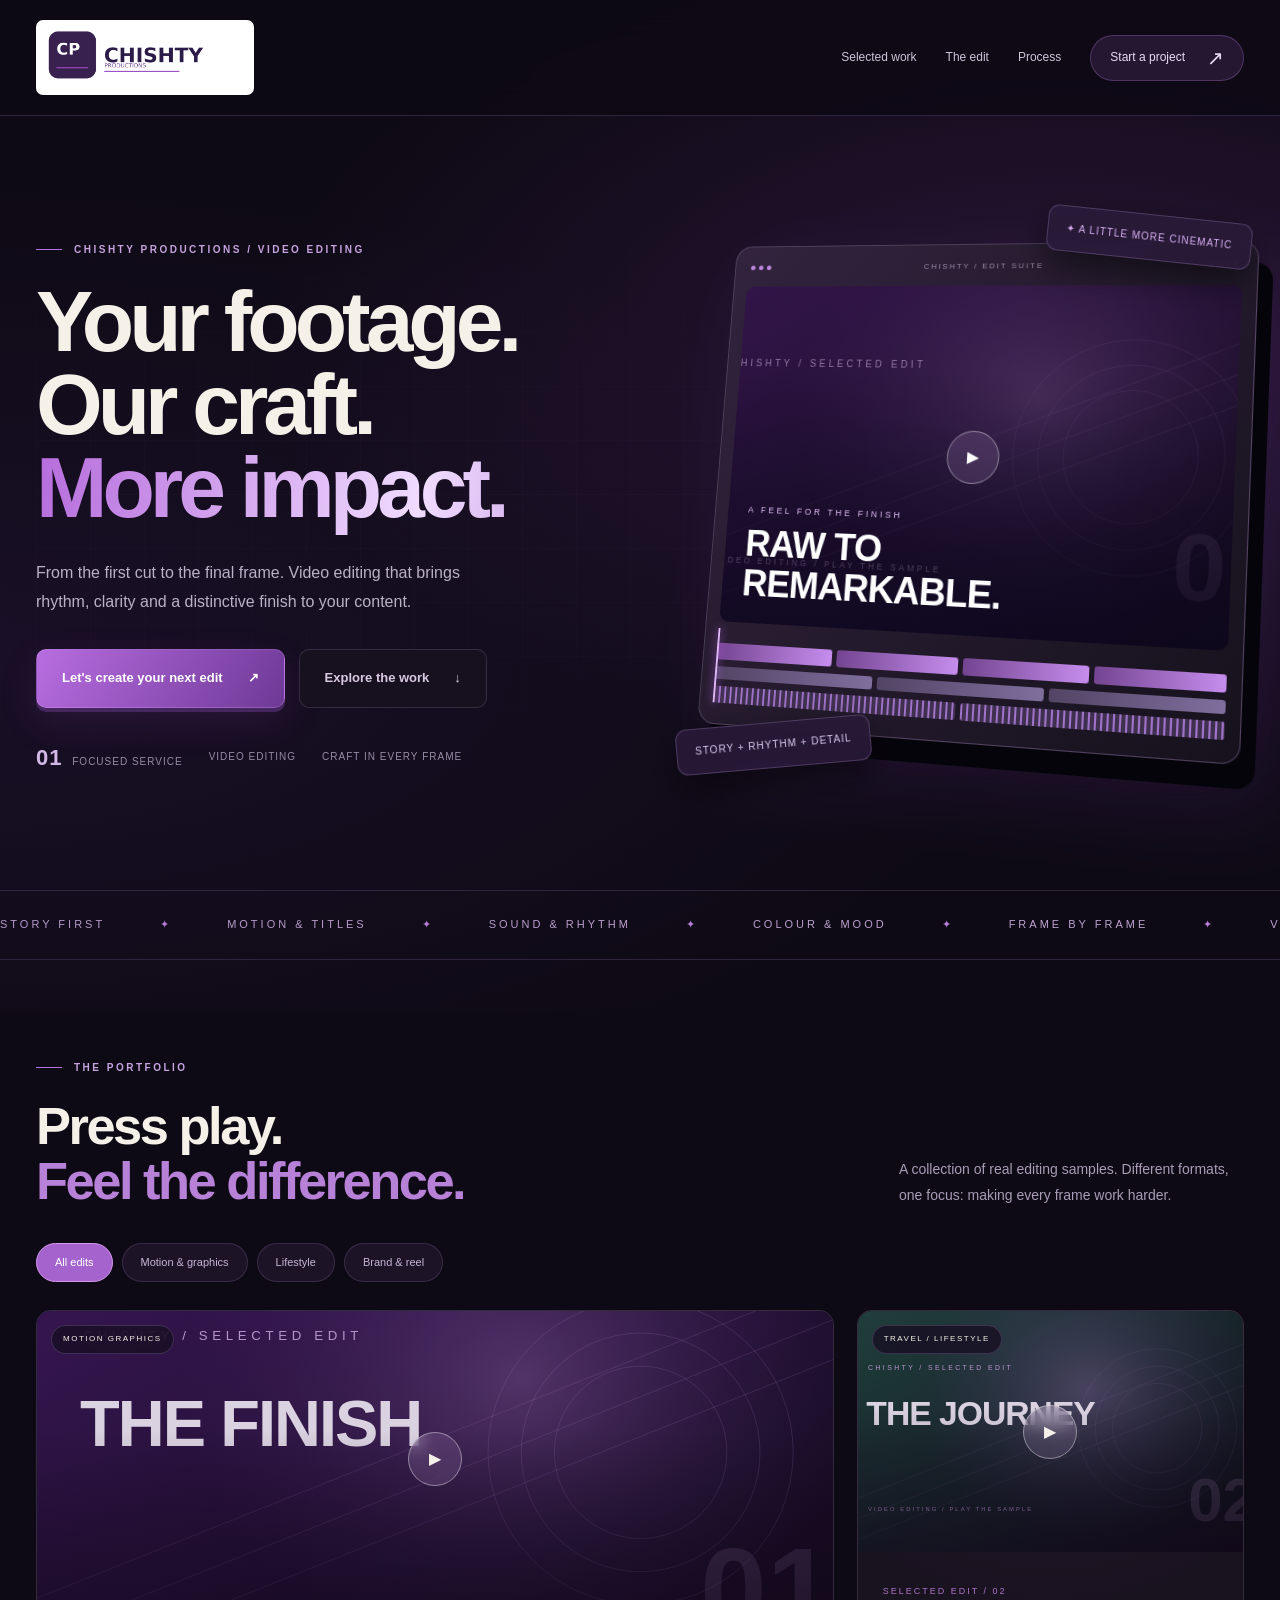
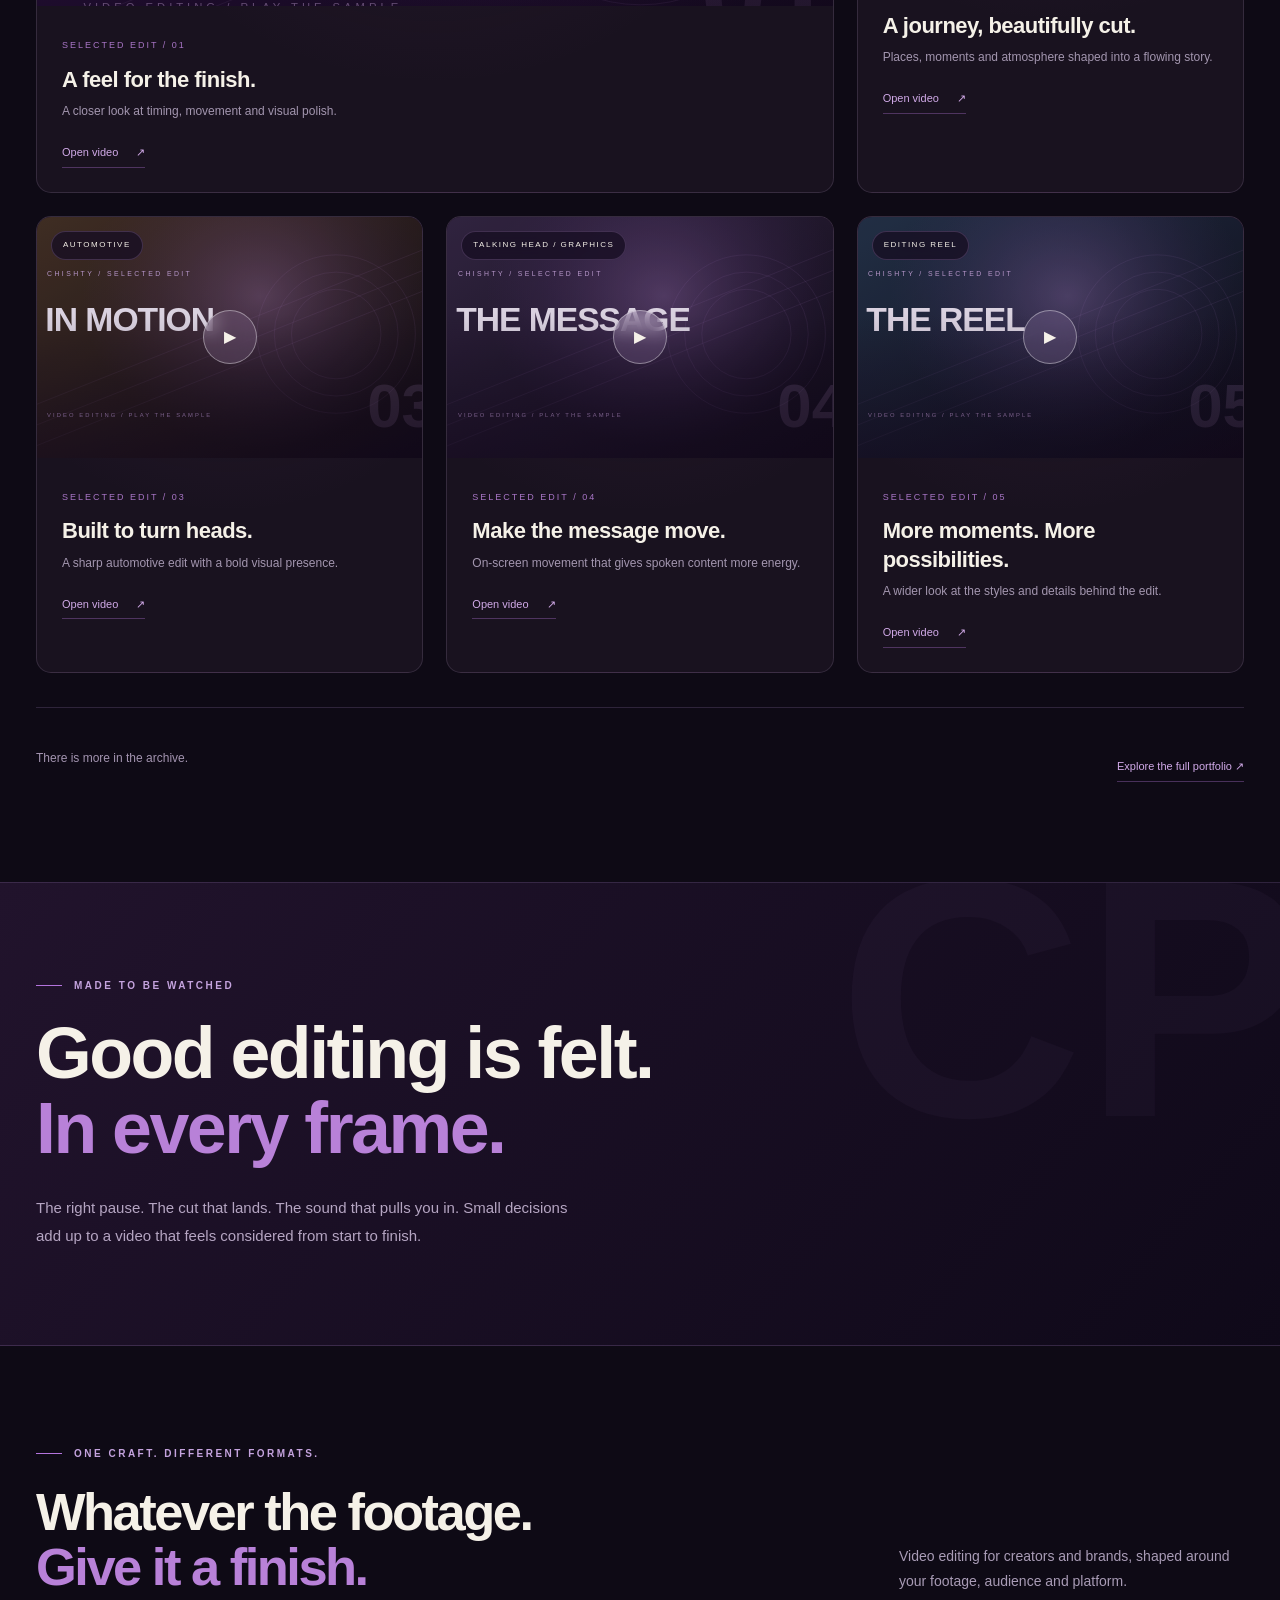
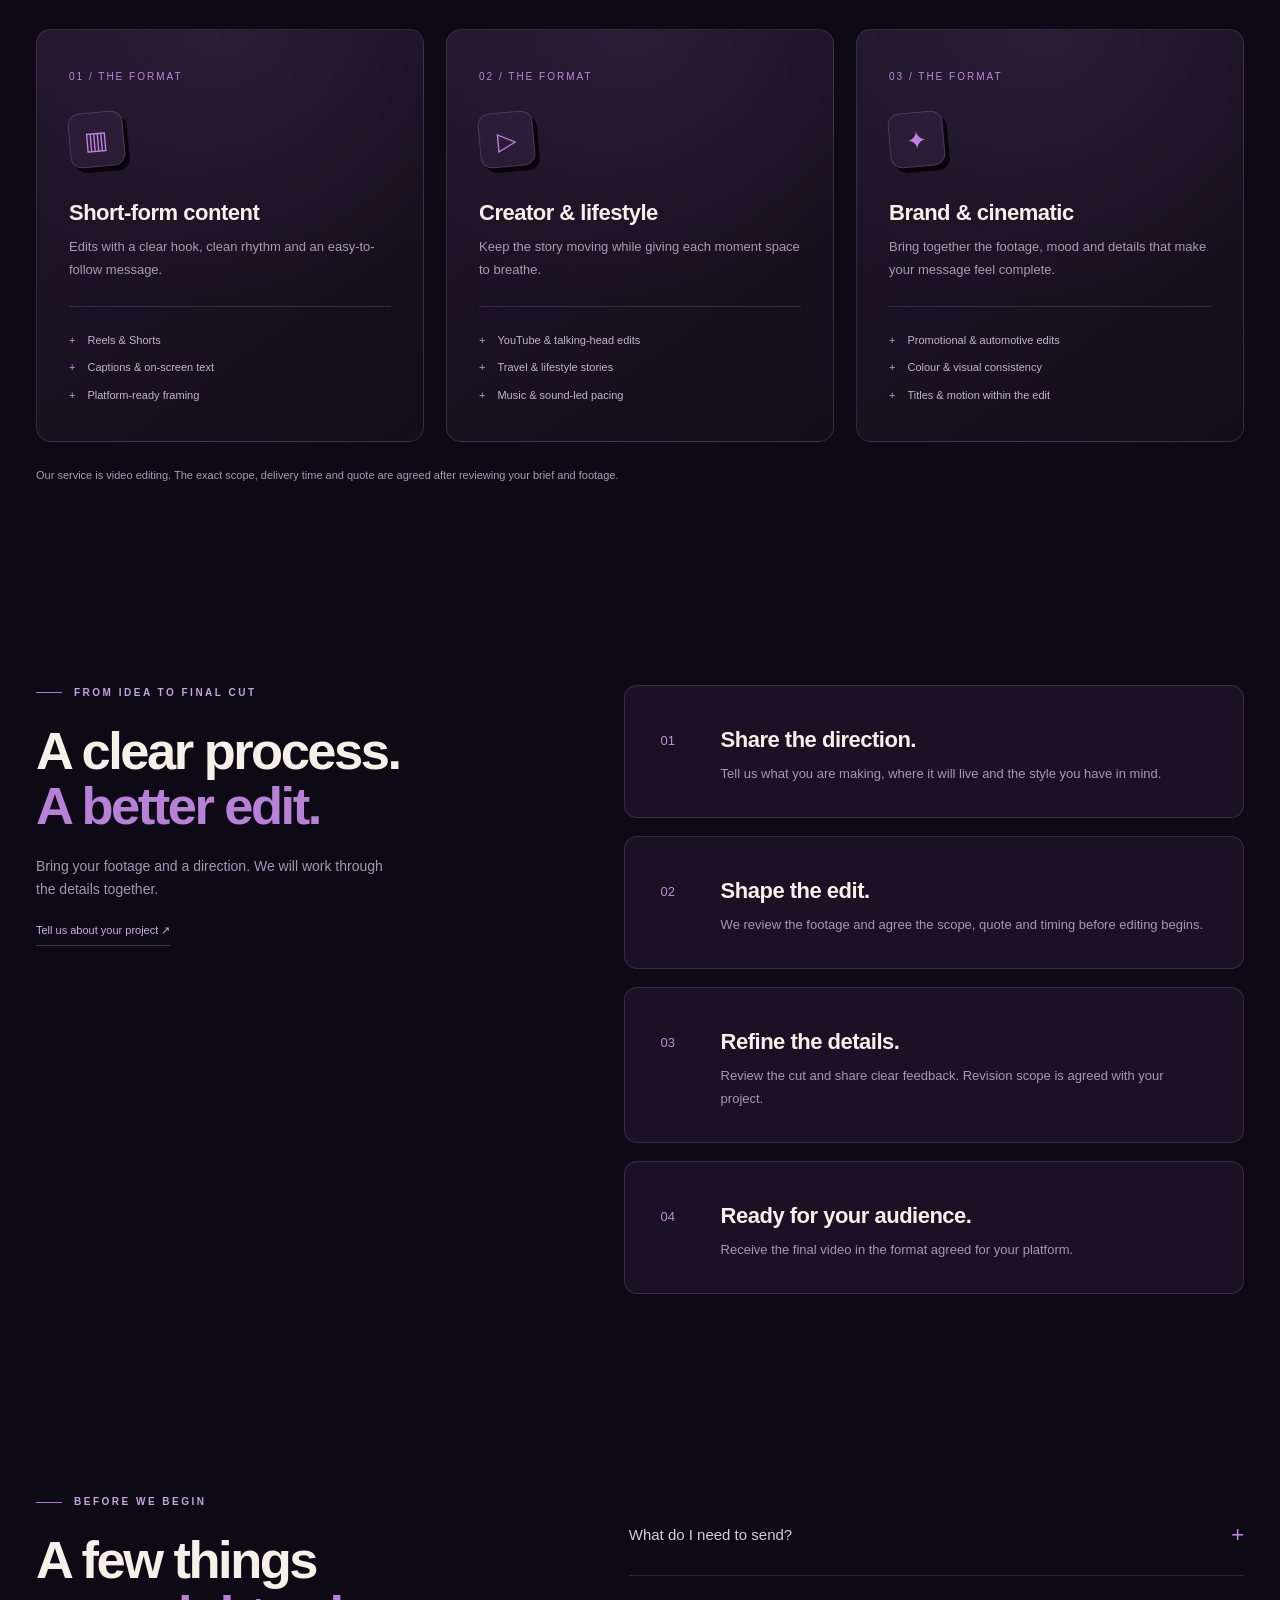
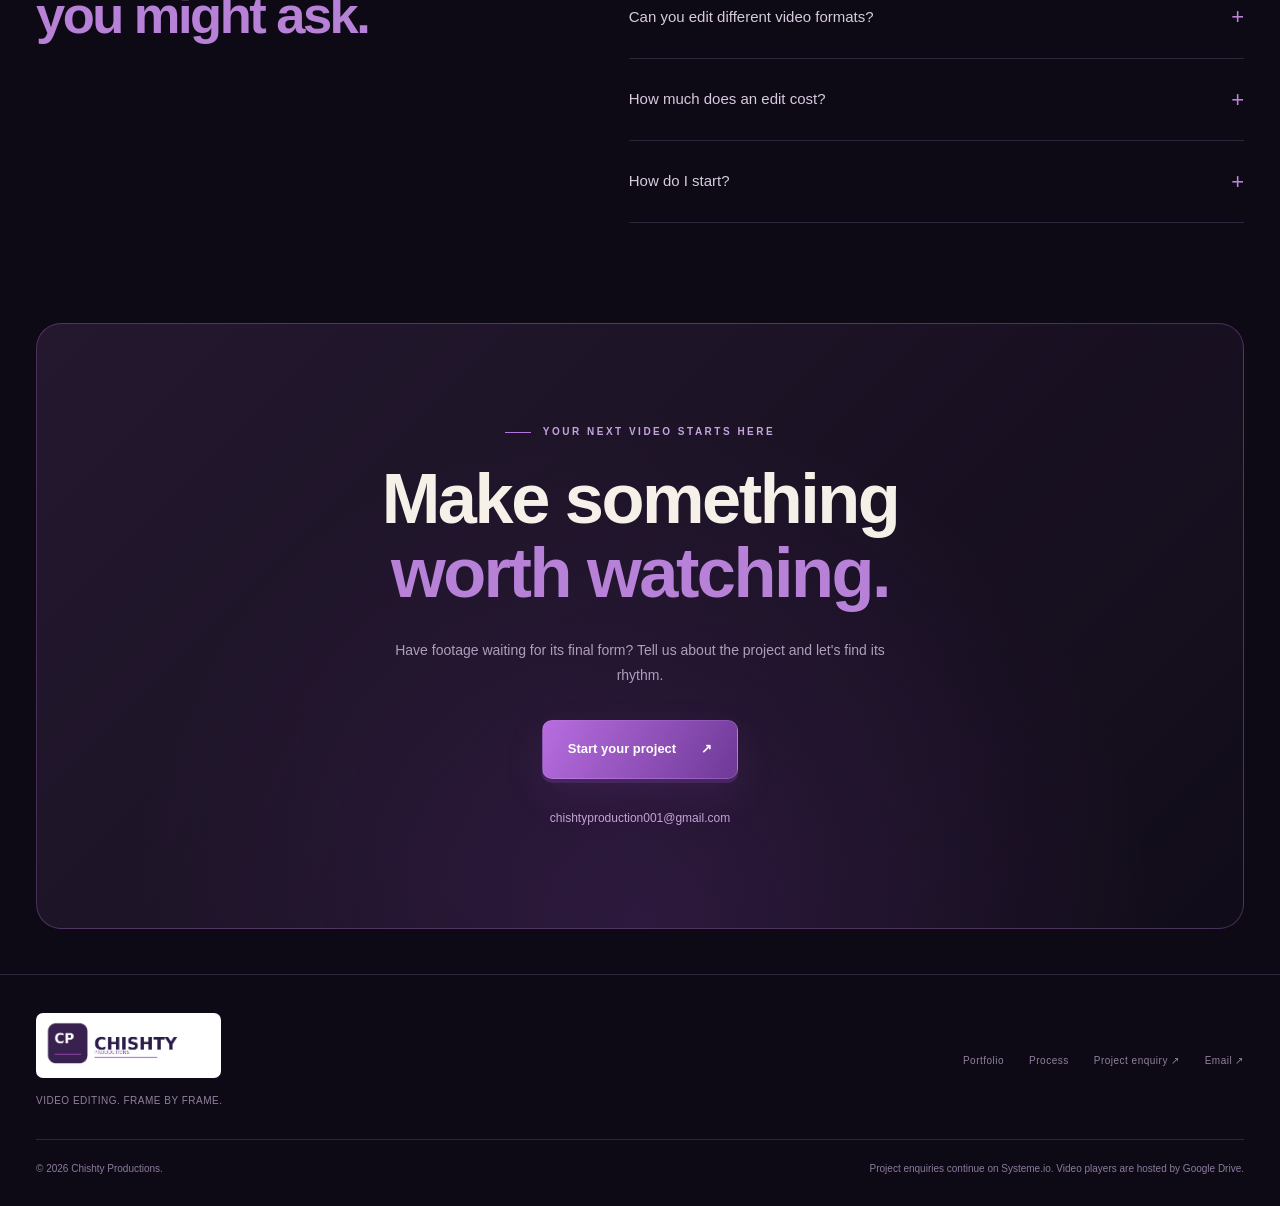
<file: index.html>
<!doctype html><html lang="en"><head><meta charset="utf-8"><meta name="viewport" content="width=device-width,initial-scale=1"><title>Chishty Productions — Video Editing</title><meta name="description" content="Video editing with rhythm, clarity and a distinctive finish."><style>html{scroll-behavior:smooth}body{margin:0}</style></head><body><style>:root{--cp-bg:#0e0a15;--cp-paper:#f5f1e8;--cp-muted:#a9a1b8;--cp-purple:#b474de;--cp-edge:#b894db30}body:has(#cp-studio){margin:0;background:var(--cp-bg)!important}body:has(#cp-studio) #wrapper{padding:0!important;display:block!important}body:has(#cp-studio) #main{width:100%!important;max-width:none!important;background:transparent!important;box-shadow:none!important;border-radius:0!important}body:has(#cp-studio) #main>.inner{padding:0!important;max-width:none!important}#cp-studio{background:var(--cp-bg);color:var(--cp-paper);font:16px/1.6 Arial,Helvetica,sans-serif;position:relative;overflow:clip;text-align:left;isolation:isolate}#cp-studio *,#cp-studio *:before,#cp-studio *:after{box-sizing:border-box}#cp-studio a{color:inherit;text-decoration:none}#cp-studio button{font:inherit;cursor:pointer}#cp-studio img{max-width:100%;display:block}#cp-studio p{margin:0}#cp-studio .shell{width:min(1320px,100% - 72px);margin:auto}#cp-studio .eyebrow{display:flex;align-items:center;gap:12px;text-transform:uppercase;font-size:10px;letter-spacing:2.5px;font-weight:700;color:#c4a3de;margin-bottom:22px}#cp-studio .eyebrow:before{content:'';width:26px;height:1px;background:var(--cp-purple)}#cp-studio .muted{color:var(--cp-muted)}#cp-studio .nav{position:sticky;top:0;z-index:30;background:#0e0a15df;backdrop-filter:blur(20px);border-bottom:1px solid var(--cp-edge)}#cp-studio .nav-inner{display:flex;align-items:center;justify-content:space-between;gap:24px;padding:20px 0}#cp-studio .logo{width:218px;flex-shrink:0;border-radius:7px;background:#fff;padding:4px 8px}#cp-studio .nav-links{display:flex;align-items:center;gap:29px;font-size:12px;color:#cdc5da}#cp-studio .nav-links a:not(.pill){position:relative}#cp-studio .nav-links a:not(.pill):after{content:'';height:1px;background:#c793ec;position:absolute;bottom:-6px;left:0;width:0;transition:width .25s}#cp-studio .nav-links a:hover:after{width:100%}#cp-studio .pill{display:inline-flex;align-items:center;gap:22px;padding:12px 19px;border:1px solid #a270c759;border-radius:99px;background:#251731;color:#eadbf5;font-size:12px}#cp-studio .pill span{font-size:20px;line-height:1}#cp-studio .hero{position:relative;min-height:740px;display:grid;grid-template-columns:1.12fr 1fr;align-items:center;gap:50px;padding:90px 0 80px;isolation:isolate}#cp-studio .aura{position:absolute;inset:-120px -230px;z-index:-1;pointer-events:none;background:radial-gradient(ellipse at var(--gx,75%) var(--gy,35%),#9d48c72e,transparent 45%),radial-gradient(ellipse at 10% 65%,#572d8728,transparent 50%);animation:cp-breathe 12s ease-in-out infinite alternate}#cp-studio .hero:before{content:'';position:absolute;inset:0;background-image:linear-gradient(#b697d907 1px,transparent 1px),linear-gradient(90deg,#b697d907 1px,transparent 1px);background-size:54px 54px;mask-image:linear-gradient(transparent,#000,transparent);pointer-events:none;z-index:-1}#cp-studio h1{font-size:clamp(56px,6.7vw,94px);line-height:.97;letter-spacing:-5px;margin:0 0 30px;font-weight:800}#cp-studio h1 em{font-style:normal;background:linear-gradient(100deg,#b56bdc,#f0dcff,#8e47bd,#b56bdc);background-size:250% auto;background-clip:text;-webkit-background-clip:text;color:transparent;animation:cp-shine 9s linear infinite}#cp-studio .hero-copy>p{max-width:480px;color:#bbb1c7;font-size:16px;line-height:1.8}#cp-studio .hero-actions{display:flex;gap:14px;align-items:center;flex-wrap:wrap;margin-top:32px}#cp-studio .button{display:inline-flex;gap:25px;align-items:center;justify-content:center;padding:18px 25px;border-radius:10px;background:linear-gradient(120deg,#b86de0,#6e3997);color:white;border:1px solid #d199ef42;box-shadow:0 4px 0 #45265f,0 15px 38px #9f4bbb23;font-size:13px;font-weight:700;position:relative;overflow:hidden;transition:transform .25s,box-shadow .25s}#cp-studio .button:before{content:'';position:absolute;inset:0;width:45%;left:-60%;background:linear-gradient(90deg,transparent,#fff3,transparent);transform:skewX(-20deg);transition:left .65s}#cp-studio .button:hover:before{left:130%}#cp-studio .button:hover{box-shadow:0 4px 0 #45265f,0 22px 40px #9f4bbb45}#cp-studio .button.secondary{background:#17111f;border:1px solid #cab0df2b;color:#d7c9e1;box-shadow:none}#cp-studio .hero-foot{display:flex;gap:26px;align-items:center;color:#988ba6;font-size:10px;letter-spacing:1px;margin-top:32px}#cp-studio .hero-foot b{font-size:22px;color:#d2b9e5;margin-right:6px}#cp-studio .screen-scene{position:relative;perspective:1300px;padding:30px 0 70px;transform:translateY(var(--scene-y,0px))}#cp-studio .screen{border:1px solid #c0a5d648;border-radius:18px;background:linear-gradient(130deg,#33233e,#16121d);padding:14px;transform:rotateY(var(--tilt-y,-13deg)) rotateX(var(--tilt-x,7deg)) rotateZ(2deg);box-shadow:14px 22px 0 #06040b,28px 35px 80px #7633a530;transition:transform .55s cubic-bezier(.2,.8,.2,1)}#cp-studio .screen-bar{font-size:8px;letter-spacing:2px;color:#9c8da9;display:flex;justify-content:space-between;align-items:center;padding:3px 3px 13px}#cp-studio .screen-bar i{display:inline-block;width:5px;height:5px;margin-right:4px;border-radius:50%;background:#ba85dc}#cp-studio .preview-button{position:relative;display:block;border:0;background:#1c1425;width:100%;border-radius:10px;overflow:hidden;padding:0;aspect-ratio:16/11;color:#fff}#cp-studio .preview-button img{width:100%;height:100%;object-fit:cover;opacity:.68;transition:transform .7s,opacity .7s}#cp-studio .preview-button:hover img{transform:scale(1.06);opacity:.9}#cp-studio .preview-button:after{content:'';position:absolute;inset:0;background:linear-gradient(transparent 25%,#0b061da6);pointer-events:none}#cp-studio .screen-title{position:absolute;left:22px;bottom:20px;text-align:left;z-index:2;font-size:clamp(26px,3vw,40px);font-weight:800;letter-spacing:-1px;line-height:1.08}#cp-studio .screen-title small{display:block;font-size:9px;font-weight:400;letter-spacing:3px;margin-bottom:8px;color:#e0c0f4}#cp-studio .play{display:grid;place-items:center;position:absolute;top:50%;left:50%;translate:-50% -50%;width:54px;height:54px;border:1px solid #ffffff65;background:#e5c0ff22;backdrop-filter:blur(9px);border-radius:50%;font-size:16px;z-index:3;transition:scale .25s}#cp-studio .preview-button:hover .play,#cp-studio .video-card:hover .play{scale:1.12}#cp-studio .timeline{position:relative;padding:15px 0 0}#cp-studio .track{display:flex;gap:5px;margin:7px 0}#cp-studio .track i{height:17px;flex:1;border-radius:3px;background:linear-gradient(90deg,#734490,#c68ded)}#cp-studio .track:nth-child(2) i{height:13px;background:linear-gradient(90deg,#514464,#7e6f9e)}#cp-studio .track:nth-child(3) i{height:17px;background:repeating-linear-gradient(90deg,#9f73c8 0 2px,#403050 2px 6px)}#cp-studio .timeline:after{content:'';position:absolute;width:2px;top:7px;bottom:0;background:#e0baf7;box-shadow:0 0 10px #bd69eb;animation:cp-scrub 8s ease-in-out infinite}#cp-studio .floating{position:absolute;z-index:3;border:1px solid #bb99d943;border-radius:11px;background:#291a38df;backdrop-filter:blur(12px);box-shadow:0 14px 35px #0008;font-size:10px;padding:14px 18px;letter-spacing:1px;animation:cp-float 6s infinite ease-in-out}#cp-studio .floating.top{right:-8px;top:8px;transform:rotate(6deg);color:#d8b1f1}#cp-studio .floating.bottom{left:-22px;bottom:42px;transform:rotate(-5deg);animation-delay:-3s;color:#dbc9ee}#cp-studio .ticker{overflow:hidden;border-block:1px solid var(--cp-edge);padding:25px 0}#cp-studio .ticker-track{display:flex;width:max-content;gap:55px;animation:cp-marquee 28s linear infinite;font-size:11px;letter-spacing:3px;color:#bca2cd}#cp-studio .ticker-track span{white-space:nowrap}#cp-studio .ticker-track span:after{content:'✦';color:#ba7fd9;margin-left:55px}#cp-studio section{padding:100px 0;scroll-margin-top:110px}#cp-studio h2{font-size:clamp(36px,4.1vw,59px);font-weight:700;line-height:1.05;letter-spacing:-2.5px;margin:0}#cp-studio h2 em{font-style:normal;color:#b881d8}#cp-studio .section-heading{display:flex;justify-content:space-between;align-items:end;gap:35px;margin-bottom:35px}#cp-studio .section-heading p{max-width:345px;font-size:14px;line-height:1.8;color:#a99cb6}#cp-studio .filters{display:flex;gap:9px;flex-wrap:wrap;margin:26px 0 28px}#cp-studio .filters button{border:1px solid #c099da2b;background:#1c1326;color:#c8b6d7;border-radius:99px;padding:10px 18px;font-size:11px}#cp-studio .filters button[aria-pressed=true]{background:#a564cd;color:#fff;border-color:#d696ee}#cp-studio .video-grid{display:grid;grid-template-columns:repeat(3,minmax(0,1fr));gap:23px}#cp-studio .video-card{position:relative;border:1px solid #c8abdb29;border-radius:15px;overflow:hidden;background:radial-gradient(circle at var(--cx,50%) var(--cy,0%),#92439b20,transparent 60%),#19121f;transition:transform .3s,border-color .3s,box-shadow .3s}#cp-studio .video-card:hover{transform:translateY(-5px);border-color:#b67bdd90;box-shadow:0 20px 45px #843b931e}#cp-studio .video-card[hidden]{display:none!important}#cp-studio .video-card.large{grid-column:span 2}#cp-studio .video-card button{position:relative;border:0;padding:0;width:100%;background:#201629;color:inherit;display:block;aspect-ratio:16/10;overflow:hidden}#cp-studio .video-card.large button{aspect-ratio:2.7/1}#cp-studio .video-card img{width:100%;height:100%;object-fit:cover;transition:transform .65s;opacity:.86}#cp-studio .video-card:hover img{transform:scale(1.04)}#cp-studio .video-card button:after{content:'';position:absolute;inset:0;background:linear-gradient(transparent 40%,#13071c80);pointer-events:none}#cp-studio .category{position:absolute;z-index:4;top:14px;left:14px;background:#170e23c9;backdrop-filter:blur(12px);border:1px solid #b48fcc3d;border-radius:30px;font-size:8px;letter-spacing:1.5px;text-transform:uppercase;padding:7px 11px}#cp-studio .card-text{padding:24px 25px}#cp-studio .card-text small{font-size:9px;letter-spacing:2px;color:#a875c6}#cp-studio h3{font-size:22px;letter-spacing:-.5px;margin:10px 0 7px;line-height:1.3}#cp-studio .card-text p{font-size:12px;color:#a396af;line-height:1.75;max-width:490px}#cp-studio .text-link{display:inline-flex;gap:18px;align-items:center;color:#d1aae8;font-size:11px;border-bottom:1px solid #9865bb6b;padding-bottom:5px;margin-top:22px}#cp-studio .work-note{display:flex;align-items:center;justify-content:space-between;gap:25px;flex-wrap:wrap;border-top:1px solid var(--cp-edge);padding-top:28px;margin-top:34px;font-size:12px;color:#a394b0}#cp-studio .manifesto{padding:95px 0;background:linear-gradient(130deg,#21132c,#0f0919);border-block:1px solid var(--cp-edge);position:relative;overflow:hidden}#cp-studio .manifesto .shell{position:relative;z-index:2}#cp-studio .manifesto:after{content:'CP';position:absolute;right:-30px;top:-55px;font-size:340px;font-weight:900;color:#bb81d709;line-height:1;pointer-events:none}#cp-studio .manifesto h2{font-size:clamp(44px,5.6vw,80px);max-width:900px;margin:0 0 28px}#cp-studio .manifesto p{max-width:550px;color:#b5a5c2;font-size:15px;line-height:1.85}#cp-studio .formats{display:grid;grid-template-columns:repeat(3,minmax(0,1fr));gap:22px}#cp-studio .format{border:1px solid var(--cp-edge);padding:32px;border-radius:15px;background:radial-gradient(circle at var(--cx,50%) var(--cy,0%),#81579620,transparent 60%),linear-gradient(145deg,#20172b,#120d19);position:relative;transition:transform .35s,border-color .35s}#cp-studio .format:hover{transform:perspective(800px) rotateX(3deg) translateY(-5px);border-color:#b577d487}#cp-studio .format .index{font-size:10px;letter-spacing:2px;color:#bc88d9}#cp-studio .format .icon{margin:25px 0 32px;display:grid;place-content:center;width:55px;height:55px;border:1px solid #c3a0df38;background:#9a56b514;border-radius:12px;color:#bf82e2;font-size:25px;box-shadow:4px 5px 0 #07040b;transform:rotate(-5deg)}#cp-studio .format p{font-size:13px;color:#a89ab5;line-height:1.8}#cp-studio .format ul{padding:20px 0 0;margin:0;list-style:none;color:#c3b4d0;font-size:11px;line-height:2.5;border-top:1px solid var(--cp-edge);margin-top:24px}#cp-studio .format li:before{content:'+';margin-right:12px;color:#c794e5}#cp-studio .scope-note{font-size:11px;color:#a99ab7;margin-top:25px}#cp-studio .workflow{display:grid;grid-template-columns:.9fr 1.1fr;gap:80px}#cp-studio .workflow-intro{position:sticky;top:150px;align-self:start}#cp-studio .workflow-intro p{font-size:14px;color:#a695b3;margin-top:22px;max-width:360px}#cp-studio .steps{display:grid;gap:18px}#cp-studio .step{border:1px solid var(--cp-edge);padding:32px 36px;background:#1a1224;border-radius:13px;display:grid;grid-template-columns:40px 1fr;gap:20px}#cp-studio .step>span{font-size:13px;color:#bc8cdc;padding-top:13px}#cp-studio .step h3{margin-top:8px}#cp-studio .step p{font-size:13px;color:#a796b5;line-height:1.8}#cp-studio .ref-section{background:#15101d;border-block:1px solid var(--cp-edge)}#cp-studio .reference-grid{display:grid;grid-template-columns:1fr 1fr;gap:24px}#cp-studio .reference .card-text p{font-size:12px}#cp-studio .ref-disclaimer{font-size:12px;color:#bdaccb;max-width:800px;line-height:1.8;margin-top:27px}#cp-studio .faq-grid{display:grid;grid-template-columns:1fr 1.2fr;gap:80px}#cp-studio details{border-bottom:1px solid var(--cp-edge);padding:23px 0}#cp-studio summary{display:flex;justify-content:space-between;align-items:center;gap:20px;cursor:pointer;font-size:15px;list-style:none;color:#d7cadf}#cp-studio summary::-webkit-details-marker{display:none}#cp-studio summary:after{content:'+';color:#c083dc;font-size:22px;transition:transform .2s}#cp-studio details[open] summary:after{transform:rotate(45deg)}#cp-studio details p{font-size:13px;color:#a899b7;line-height:1.85;padding-top:15px}#cp-studio .contact{position:relative;text-align:center;padding:100px 30px;margin-bottom:45px;border:1px solid #b979d650;border-radius:25px;background:radial-gradient(ellipse at 50% 100%,#7c38a538,transparent 60%),linear-gradient(135deg,#24182f,#110c19);overflow:hidden}#cp-studio .contact .eyebrow{justify-content:center}#cp-studio .contact h2{font-size:clamp(44px,5.5vw,78px);margin-bottom:28px}#cp-studio .contact p{font-size:14px;color:#ae9ebb;max-width:500px;margin:0 auto 32px;line-height:1.8}#cp-studio .contact .email-link{display:block;font-size:12px;color:#c6a4d9;margin-top:30px;overflow-wrap:anywhere}#cp-studio footer{padding:38px 0 28px;border-top:1px solid var(--cp-edge)}#cp-studio .footer-row{display:flex;justify-content:space-between;gap:35px;align-items:center;font-size:10px;letter-spacing:.5px;color:#91819f}#cp-studio .footer-row .logo{width:185px;margin-bottom:15px}#cp-studio .footer-links{display:flex;gap:25px;flex-wrap:wrap}#cp-studio .footer-small{font-size:10px;color:#8d7b9d;line-height:1.8;margin-top:30px;border-top:1px solid var(--cp-edge);padding-top:20px;display:flex;justify-content:space-between;gap:25px}#cp-studio .scroll-progress{position:fixed;z-index:100;left:0;top:0;width:100%;height:3px;background:linear-gradient(90deg,#673582,#d996ed);transform:scaleX(0);transform-origin:left;pointer-events:none}#cp-studio .top-button{position:fixed;right:25px;bottom:25px;z-index:45;width:42px;height:42px;border-radius:50%;background:#281632e8;color:#d8b4ec;border:1px solid #c793e158;display:grid;place-content:center;opacity:0;visibility:hidden;transition:opacity .25s}#cp-studio .top-button.visible{opacity:1;visibility:visible}#cp-studio .reveal{transition:opacity .75s,translate .75s;opacity:0;translate:0 25px}#cp-studio .reveal.visible{opacity:1;translate:0 0}#cp-studio .hero-copy>*{animation:cp-enter .85s both}#cp-studio .hero-copy h1{animation-delay:.12s}#cp-studio .hero-copy>p{animation-delay:.2s}#cp-studio .hero-actions{animation-delay:.3s}#cp-studio :focus-visible{outline:2px solid #e5b7fd;outline-offset:5px}#cp-player{color:#fff;border:1px solid #b388da6b;border-radius:18px;padding:18px;background:#110b1a;width:min(1100px,95vw);max-width:none;max-height:93vh}#cp-player::backdrop{background:#030106dc;backdrop-filter:blur(10px)}#cp-player .dialog-head{display:flex;align-items:center;justify-content:space-between;gap:22px;margin-bottom:18px;font:16px Arial,sans-serif}#cp-player .close-player{display:grid;place-content:center;border:1px solid #a07cbb60;background:#251431;color:#eedafa;width:40px;height:40px;border-radius:50%;font-size:22px;cursor:pointer}#cp-player iframe{width:100%;display:block;border:0;aspect-ratio:16/9;max-height:65vh;background:#000;border-radius:8px}#cp-player .player-credit{font:12px/1.7 Arial,sans-serif;margin:18px 0 0;color:#bba7cc}#cp-player a{color:#dba4f5}#cp-player :focus-visible{outline:2px solid #d999f6;outline-offset:4px}
@keyframes cp-breathe{to{transform:translate(18px,-15px) scale(1.05);filter:hue-rotate(15deg)}}@keyframes cp-shine{to{background-position:250% center}}@keyframes cp-float{50%{translate:0 -10px}}@keyframes cp-scrub{0%,100%{left:10%}85%{left:93%}}@keyframes cp-marquee{to{transform:translateX(-50%)}}@keyframes cp-enter{from{opacity:0;translate:0 20px}to{opacity:1;translate:0 0}}
@media(max-width:1050px){#cp-studio .shell{width:calc(100% - 48px)}#cp-studio h1{font-size:64px;letter-spacing:-3.5px}#cp-studio .hero{gap:35px;min-height:660px}#cp-studio .nav-links{gap:19px}#cp-studio .workflow,#cp-studio .faq-grid{gap:40px}#cp-studio .format{padding:27px}#cp-studio .video-grid{gap:17px}}
@media(max-width:800px){#cp-studio .nav-inner{padding:16px 0}#cp-studio .logo{width:165px}#cp-studio .nav-links>a:not(.pill){display:none}#cp-studio .nav-links{gap:0}#cp-studio .pill{font-size:10px;padding:9px 13px;gap:13px}#cp-studio .hero{grid-template-columns:1fr;padding:60px 0 35px;gap:35px}#cp-studio h1{font-size:clamp(53px,9.5vw,75px);letter-spacing:-3px}#cp-studio .hero-copy>p{font-size:14px}#cp-studio .screen-scene{max-width:500px;width:95%;margin:0 auto;transform:none}#cp-studio .hero-foot{font-size:9px;gap:18px}#cp-studio .floating.bottom{left:-10px}#cp-studio .section-heading{display:block}#cp-studio .section-heading p{max-width:500px;margin-top:24px}#cp-studio section{padding:65px 0}#cp-studio h2{font-size:40px;letter-spacing:-1.8px}#cp-studio .video-grid{grid-template-columns:repeat(2,minmax(0,1fr))}#cp-studio .video-card.large{grid-column:1/-1}#cp-studio .video-card.large button{aspect-ratio:16/9}#cp-studio .formats{grid-template-columns:1fr}#cp-studio .format{display:block;padding:30px}#cp-studio .format .icon{margin:20px 0}#cp-studio .workflow,#cp-studio .faq-grid{grid-template-columns:1fr;gap:35px}#cp-studio .workflow-intro{position:static}#cp-studio .reference-grid{grid-template-columns:1fr}#cp-studio .manifesto{padding:70px 0}#cp-studio .manifesto:after{font-size:260px;top:130px}#cp-studio .footer-row{align-items:start;flex-direction:column}#cp-studio .footer-small{display:block}#cp-studio .footer-small span{display:block;margin-top:12px}#cp-studio .contact{padding:65px 24px;margin-bottom:25px}#cp-studio .contact h2{font-size:45px}#cp-studio .contact p{font-size:13px}}
@media(max-width:480px){#cp-studio .shell{width:calc(100% - 38px)}#cp-studio .logo{width:148px}#cp-studio .hero{padding-top:45px}#cp-studio h1{font-size:54px;letter-spacing:-2.8px}#cp-studio .hero-actions{gap:12px}#cp-studio .button{padding:15px 18px;gap:18px;font-size:11px}#cp-studio .hero-foot{gap:16px;font-size:8px}#cp-studio .hero-foot b{font-size:18px}#cp-studio .floating{font-size:8px;padding:11px 14px}#cp-studio .screen-title{font-size:28px}#cp-studio .video-grid{grid-template-columns:1fr}#cp-studio .card-text{padding:22px}#cp-studio .video-card button{aspect-ratio:16/10}#cp-studio .step{padding:25px 24px;grid-template-columns:28px 1fr;gap:13px}#cp-studio .filters{gap:7px}#cp-studio .filters button{padding:9px 13px;font-size:10px}#cp-studio .hero-foot>span:last-child{display:none}#cp-studio .top-button{right:15px;bottom:15px}}
@media(prefers-reduced-motion:reduce){#cp-studio *,#cp-studio *:before,#cp-studio *:after{animation:none!important;transition:none!important}#cp-studio .reveal{opacity:1;translate:none}#cp-studio .screen-scene{transform:none}#cp-studio .screen{transform:none}#cp-studio .ticker-track{animation:none}html{scroll-behavior:auto!important}}

@media(max-width:480px){#cp-studio h1{font-size:clamp(39px,11.5vw,46px);letter-spacing:-2.2px}}</style><div id="cp-studio"><div class="scroll-progress"></div><nav class="nav"><div class="shell nav-inner"><a href="#home" aria-label="Chishty Productions home"><img class="logo" src="[data-uri]" alt="Chishty Productions"></a><div class="nav-links"><a href="#work">Selected work</a><a href="#formats">The edit</a><a href="#process">Process</a><a class="pill" href="https://adilchisty963.systeme.io/630c665e#enquiry">Start a project <span>↗</span></a></div></div></nav><main><div class="shell"><header class="hero" id="home"><div class="aura"></div><div class="hero-copy"><div class="eyebrow">Chishty Productions / Video editing</div><h1>Your footage.<br>Our craft.<br><em>More impact.</em></h1><p>From the first cut to the final frame. Video editing that brings rhythm, clarity and a distinctive finish to your content.</p><div class="hero-actions"><a class="button" href="https://adilchisty963.systeme.io/630c665e#enquiry">Let's create your next edit <span>↗</span></a><a class="button secondary" href="#work">Explore the work <span>↓</span></a></div><div class="hero-foot"><span><b>01</b> FOCUSED SERVICE</span><span>VIDEO EDITING</span><span>CRAFT IN EVERY FRAME</span></div></div><div class="screen-scene"><div class="floating top">✦ A LITTLE MORE CINEMATIC</div><div class="screen"><div class="screen-bar"><span><i></i><i></i><i></i></span><span>CHISHTY / EDIT SUITE</span><span>01:24</span></div><button class="preview-button" data-video="drive:1ih2vPEZ8Sc_AE-sdbjSgzkqA_a2mri3J" data-title="A feel for the finish." data-credit="Chishty Productions portfolio sample." aria-label="Play A feel for the finish"><img src="https://drive.google.com/thumbnail?id=1ih2vPEZ8Sc_AE-sdbjSgzkqA_a2mri3J&sz=w1200" data-fallback="[data-uri]" referrerpolicy="no-referrer" alt="" fetchpriority="high"><span class="play">▶</span><span class="screen-title"><small>A FEEL FOR THE FINISH</small>RAW TO<br>REMARKABLE.</span></button><div class="timeline" aria-hidden="true"><div class="track"><i></i><i></i><i></i><i></i></div><div class="track"><i></i><i></i><i></i></div><div class="track"><i></i><i></i></div></div></div><div class="floating bottom">STORY + RHYTHM + DETAIL</div></div></header></div><div class="ticker" aria-hidden="true"><div class="ticker-track"><span>STORY FIRST</span><span>MOTION & TITLES</span><span>SOUND & RHYTHM</span><span>COLOUR & MOOD</span><span>FRAME BY FRAME</span><span>VIDEO EDITING</span><span>STORY FIRST</span><span>MOTION & TITLES</span><span>SOUND & RHYTHM</span><span>COLOUR & MOOD</span><span>FRAME BY FRAME</span><span>VIDEO EDITING</span></div></div><section id="work" class="shell"><div class="section-heading"><div><div class="eyebrow">The portfolio</div><h2>Press play.<br><em>Feel the difference.</em></h2></div><p>A collection of real editing samples. Different formats, one focus: making every frame work harder.</p></div><div class="filters" aria-label="Filter portfolio"><button data-filter="all" aria-pressed="true">All edits</button><button data-filter="motion" aria-pressed="false">Motion & graphics</button><button data-filter="lifestyle" aria-pressed="false">Lifestyle</button><button data-filter="brand" aria-pressed="false">Brand & reel</button></div><div class="video-grid"><article class="video-card large " data-category="motion"><button data-video="drive:1ih2vPEZ8Sc_AE-sdbjSgzkqA_a2mri3J" data-title="A feel for the finish." data-credit="Chishty Productions portfolio sample." aria-label="Play A feel for the finish."><img src="https://drive.google.com/thumbnail?id=1ih2vPEZ8Sc_AE-sdbjSgzkqA_a2mri3J&sz=w1200" data-fallback="[data-uri]" referrerpolicy="no-referrer" alt="" loading="lazy"><span class="category">Motion graphics</span><span class="play" aria-hidden="true">▶</span></button><div class="card-text"><small>SELECTED EDIT / 01</small><h3>A feel for the finish.</h3><p>A closer look at timing, movement and visual polish.</p><a class="text-link" target="_blank" rel="noopener" href="https://drive.google.com/file/d/1ih2vPEZ8Sc_AE-sdbjSgzkqA_a2mri3J/view">Open video <span>↗</span></a></div></article><article class="video-card  " data-category="lifestyle"><button data-video="drive:1wSssGKnqzquym9C8IH90RNq0cckeCA4g" data-title="A journey, beautifully cut." data-credit="Chishty Productions portfolio sample." aria-label="Play A journey, beautifully cut."><img src="https://drive.google.com/thumbnail?id=1wSssGKnqzquym9C8IH90RNq0cckeCA4g&sz=w1200" data-fallback="[data-uri]" referrerpolicy="no-referrer" alt="" loading="lazy"><span class="category">Travel / lifestyle</span><span class="play" aria-hidden="true">▶</span></button><div class="card-text"><small>SELECTED EDIT / 02</small><h3>A journey, beautifully cut.</h3><p>Places, moments and atmosphere shaped into a flowing story.</p><a class="text-link" target="_blank" rel="noopener" href="https://drive.google.com/file/d/1wSssGKnqzquym9C8IH90RNq0cckeCA4g/view">Open video <span>↗</span></a></div></article><article class="video-card  " data-category="brand"><button data-video="drive:1RNsWUvApQBKbpZYPHwwi5rHO3q1rWMUF" data-title="Built to turn heads." data-credit="Chishty Productions portfolio sample." aria-label="Play Built to turn heads."><img src="[data-uri]" referrerpolicy="no-referrer" alt="" loading="lazy"><span class="category">Automotive</span><span class="play" aria-hidden="true">▶</span></button><div class="card-text"><small>SELECTED EDIT / 03</small><h3>Built to turn heads.</h3><p>A sharp automotive edit with a bold visual presence.</p><a class="text-link" target="_blank" rel="noopener" href="https://drive.google.com/file/d/1RNsWUvApQBKbpZYPHwwi5rHO3q1rWMUF/view">Open video <span>↗</span></a></div></article><article class="video-card  " data-category="motion"><button data-video="drive:1eFEzicBlAes9grwd4Om8Mzwi8vMHWicI" data-title="Make the message move." data-credit="Chishty Productions portfolio sample." aria-label="Play Make the message move."><img src="https://drive.google.com/thumbnail?id=1eFEzicBlAes9grwd4Om8Mzwi8vMHWicI&sz=w1200" data-fallback="[data-uri]" referrerpolicy="no-referrer" alt="" loading="lazy"><span class="category">Talking head / graphics</span><span class="play" aria-hidden="true">▶</span></button><div class="card-text"><small>SELECTED EDIT / 04</small><h3>Make the message move.</h3><p>On-screen movement that gives spoken content more energy.</p><a class="text-link" target="_blank" rel="noopener" href="https://drive.google.com/file/d/1eFEzicBlAes9grwd4Om8Mzwi8vMHWicI/view">Open video <span>↗</span></a></div></article><article class="video-card  " data-category="brand"><button data-video="drive:1tcQd4G6RuChC0Xqz0RtpRIcxnPkS4N7J" data-title="More moments. More possibilities." data-credit="Chishty Productions portfolio sample." aria-label="Play More moments. More possibilities."><img src="https://drive.google.com/thumbnail?id=1tcQd4G6RuChC0Xqz0RtpRIcxnPkS4N7J&sz=w1200" data-fallback="[data-uri]" referrerpolicy="no-referrer" alt="" loading="lazy"><span class="category">Editing reel</span><span class="play" aria-hidden="true">▶</span></button><div class="card-text"><small>SELECTED EDIT / 05</small><h3>More moments. More possibilities.</h3><p>A wider look at the styles and details behind the edit.</p><a class="text-link" target="_blank" rel="noopener" href="https://drive.google.com/file/d/1tcQd4G6RuChC0Xqz0RtpRIcxnPkS4N7J/view">Open video <span>↗</span></a></div></article></div><div class="work-note"><span>There is more in the archive.</span><a class="text-link" href="https://drive.google.com/drive/folders/1aeCcnqx56oTm84OvcmQBCW42AVJ6e5Yo" target="_blank" rel="noopener">Explore the full portfolio ↗</a></div></section><div class="manifesto"><div class="shell"><div class="eyebrow">Made to be watched</div><h2>Good editing is felt.<br><em>In every frame.</em></h2><p>The right pause. The cut that lands. The sound that pulls you in. Small decisions add up to a video that feels considered from start to finish.</p></div></div><section id="formats" class="shell"><div class="section-heading"><div><div class="eyebrow">One craft. Different formats.</div><h2>Whatever the footage.<br><em>Give it a finish.</em></h2></div><p>Video editing for creators and brands, shaped around your footage, audience and platform.</p></div><div class="formats"><article class="format"><span class="index">01 / THE FORMAT</span><div class="icon" aria-hidden="true">▥</div><h3>Short-form content</h3><p>Edits with a clear hook, clean rhythm and an easy-to-follow message.</p><ul><li>Reels & Shorts</li><li>Captions & on-screen text</li><li>Platform-ready framing</li></ul></article><article class="format"><span class="index">02 / THE FORMAT</span><div class="icon" aria-hidden="true">▷</div><h3>Creator & lifestyle</h3><p>Keep the story moving while giving each moment space to breathe.</p><ul><li>YouTube & talking-head edits</li><li>Travel & lifestyle stories</li><li>Music & sound-led pacing</li></ul></article><article class="format"><span class="index">03 / THE FORMAT</span><div class="icon" aria-hidden="true">✦</div><h3>Brand & cinematic</h3><p>Bring together the footage, mood and details that make your message feel complete.</p><ul><li>Promotional & automotive edits</li><li>Colour & visual consistency</li><li>Titles & motion within the edit</li></ul></article></div><p class="scope-note">Our service is video editing. The exact scope, delivery time and quote are agreed after reviewing your brief and footage.</p></section><section id="process" class="shell"><div class="workflow"><div class="workflow-intro"><div class="eyebrow">From idea to final cut</div><h2>A clear process.<br><em>A better edit.</em></h2><p>Bring your footage and a direction. We will work through the details together.</p><a class="text-link" href="https://adilchisty963.systeme.io/630c665e#enquiry">Tell us about your project ↗</a></div><div class="steps"><article class="step"><span>01</span><div><h3>Share the direction.</h3><p>Tell us what you are making, where it will live and the style you have in mind.</p></div></article><article class="step"><span>02</span><div><h3>Shape the edit.</h3><p>We review the footage and agree the scope, quote and timing before editing begins.</p></div></article><article class="step"><span>03</span><div><h3>Refine the details.</h3><p>Review the cut and share clear feedback. Revision scope is agreed with your project.</p></div></article><article class="step"><span>04</span><div><h3>Ready for your audience.</h3><p>Receive the final video in the format agreed for your platform.</p></div></article></div></div></section><section class="shell"><div class="faq-grid"><div><div class="eyebrow">Before we begin</div><h2>A few things<br><em>you might ask.</em></h2></div><div><details><summary>What do I need to send?</summary><p>Your footage, the intended platform, approximate video length and any style references. Share a working download link when we discuss your project.</p></details><details><summary>Can you edit different video formats?</summary><p>Yes. The portfolio includes motion-led, lifestyle, automotive and reel samples. Tell us what you are creating so we can confirm the right scope.</p></details><details><summary>How much does an edit cost?</summary><p>The quote depends on footage, video length, complexity and revision needs. Send your brief for a project-specific quote.</p></details><details><summary>How do I start?</summary><p>Click Start a project. You will go to our project enquiry page, then share the details needed to discuss your edit.</p></details></div></div></section><div class="shell"><section class="contact"><div class="eyebrow">Your next video starts here</div><h2>Make something<br><em>worth watching.</em></h2><p>Have footage waiting for its final form? Tell us about the project and let's find its rhythm.</p><a class="button" href="https://adilchisty963.systeme.io/630c665e#enquiry">Start your project <span>↗</span></a><a class="email-link" href="mailto:chishtyproduction001@gmail.com">chishtyproduction001@gmail.com</a></section></div></main><footer><div class="shell"><div class="footer-row"><div><img class="logo" src="[data-uri]" alt="Chishty Productions"><span>VIDEO EDITING. FRAME BY FRAME.</span></div><div class="footer-links"><a href="#work">Portfolio</a><a href="#process">Process</a><a href="https://adilchisty963.systeme.io/630c665e#enquiry">Project enquiry ↗</a><a href="mailto:chishtyproduction001@gmail.com">Email ↗</a></div></div><div class="footer-small"><span>© 2026 Chishty Productions.</span><span>Project enquiries continue on Systeme.io. Video players are hosted by Google Drive.</span></div></div></footer><button class="top-button" aria-label="Back to top">↑</button></div><dialog id="cp-player" aria-labelledby="cp-player-title"><div class="dialog-head"><span id="cp-player-title"></span><button class="close-player" aria-label="Close video">×</button></div><iframe title="Video player" allow="autoplay; fullscreen; picture-in-picture" allowfullscreen></iframe><p class="player-credit"></p></dialog><script>(()=>{const root=document.getElementById('cp-studio');if(!root)return;const reduced=matchMedia('(prefers-reduced-motion: reduce)').matches;const dialog=document.getElementById('cp-player'),frame=dialog.querySelector('iframe'),title=document.getElementById('cp-player-title'),credit=dialog.querySelector('.player-credit');root.querySelectorAll('[data-video]').forEach(b=>b.addEventListener('click',()=>{const [provider,id]=b.dataset.video.split(':');title.textContent=b.dataset.title;credit.textContent=b.dataset.credit;frame.src=provider==='drive'?'https://drive.google.com/file/d/'+id+'/preview':'https://www.youtube-nocookie.com/embed/'+id+'?autoplay=1';dialog.showModal();}));dialog.querySelector('.close-player').addEventListener('click',()=>dialog.close());dialog.addEventListener('close',()=>frame.removeAttribute('src'));dialog.addEventListener('click',e=>{if(e.target===dialog){const r=dialog.getBoundingClientRect();if(e.clientX<r.left||e.clientX>r.right||e.clientY<r.top||e.clientY>r.bottom)dialog.close();}});root.querySelectorAll('[data-filter]').forEach(b=>b.addEventListener('click',()=>{root.querySelectorAll('[data-filter]').forEach(x=>x.setAttribute('aria-pressed',String(x===b)));root.querySelectorAll('.video-grid .video-card').forEach(x=>{x.hidden=b.dataset.filter!=='all'&&x.dataset.category!==b.dataset.filter;});}));root.querySelectorAll('img').forEach(img=>img.addEventListener('error',()=>{if(img.dataset.fallback){const fallback=img.dataset.fallback;delete img.dataset.fallback;img.src=fallback;}else{img.style.opacity='0';}}));const top=root.querySelector('.top-button'),progress=root.querySelector('.scroll-progress'),scene=root.querySelector('.screen-scene');let pending=false;function scroll(){pending=false;const total=document.documentElement.scrollHeight-innerHeight;progress.style.transform='scaleX('+(total>0?scrollY/total:0)+')';top.classList.toggle('visible',scrollY>700);if(!reduced&&innerWidth>800)scene.style.setProperty('--scene-y',Math.min(scrollY*.07,45)+'px');}addEventListener('scroll',()=>{if(!pending){pending=true;requestAnimationFrame(scroll);}}, {passive:true});scroll();top.addEventListener('click',()=>window.scrollTo({top:0,behavior:reduced?'instant':'smooth'}));if(!reduced&&'IntersectionObserver'in window){const io=new IntersectionObserver(es=>es.forEach(e=>{if(e.isIntersecting){e.target.classList.add('visible');io.unobserve(e.target);}}),{threshold:.06});root.querySelectorAll('.section-heading,.format,.step,.manifesto .shell,.faq-grid,.contact').forEach(e=>{e.classList.add('reveal');io.observe(e);});}if(!reduced&&matchMedia('(pointer:fine)').matches){const hero=root.querySelector('.hero'),screen=root.querySelector('.screen');hero.addEventListener('pointermove',e=>{const r=hero.getBoundingClientRect(),x=(e.clientX-r.left)/r.width,y=(e.clientY-r.top)/r.height;hero.style.setProperty('--gx',x*100+'%');hero.style.setProperty('--gy',y*100+'%');screen.style.setProperty('--tilt-y',(x-.5)*16-7+'deg');screen.style.setProperty('--tilt-x',(0.5-y)*10+3+'deg');});hero.addEventListener('pointerleave',()=>{screen.style.removeProperty('--tilt-y');screen.style.removeProperty('--tilt-x');});root.querySelectorAll('.video-card,.format').forEach(c=>c.addEventListener('pointermove',e=>{const r=c.getBoundingClientRect();c.style.setProperty('--cx',(e.clientX-r.left)/r.width*100+'%');c.style.setProperty('--cy',(e.clientY-r.top)/r.height*100+'%');}));root.querySelectorAll('.button').forEach(b=>{b.addEventListener('pointermove',e=>{const r=b.getBoundingClientRect();b.style.transform='translate('+((e.clientX-r.left-r.width/2)*.06)+'px,'+((e.clientY-r.top-r.height/2)*.12)+'px)';});b.addEventListener('pointerleave',()=>b.style.transform='');});}})();</script></body></html>
</file>
